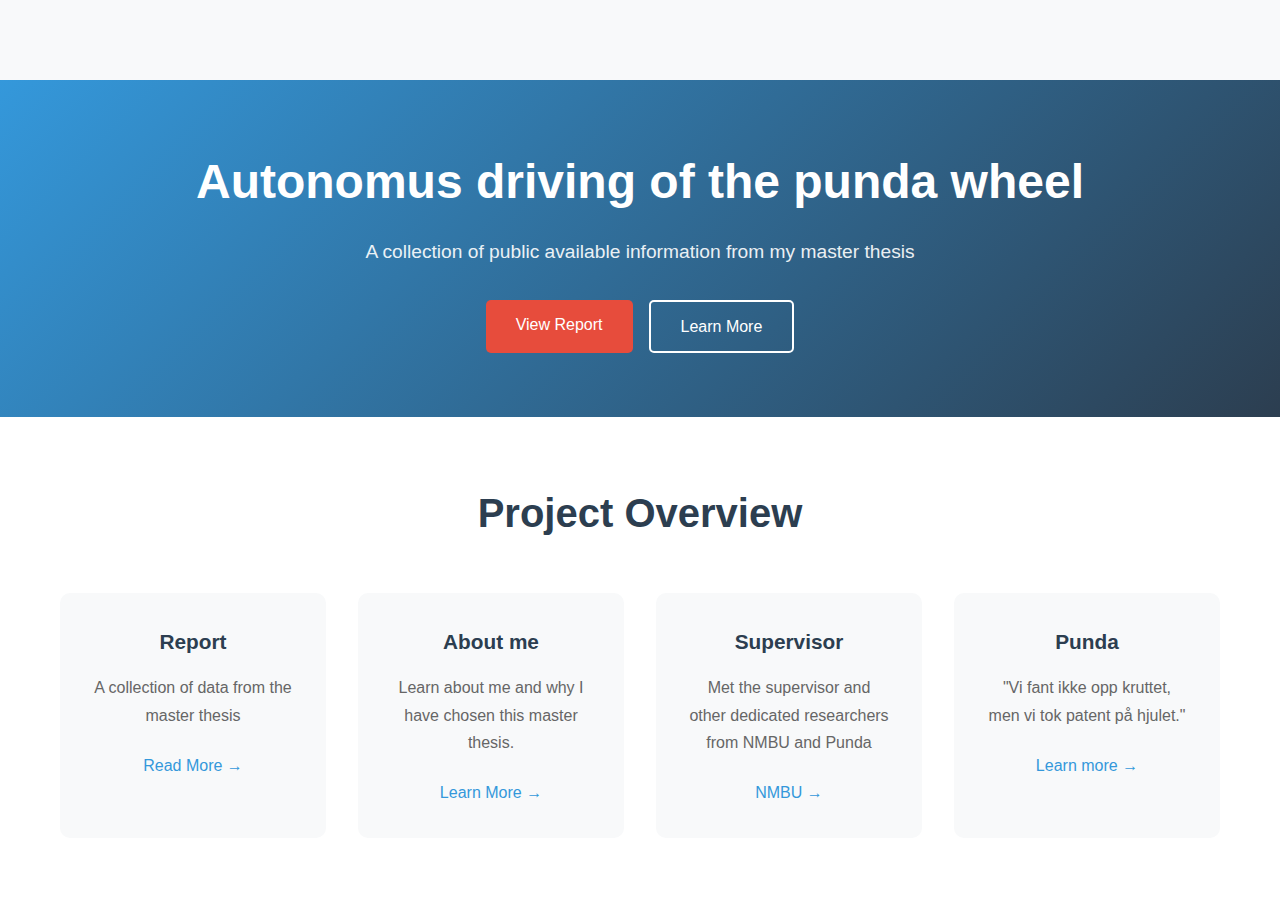
<file: docs/index.html>
<!DOCTYPE html>
<html lang="en">
<head>
    <meta charset="UTF-8">
    <meta name="viewport" content="width=device-width, initial-scale=1.0">
    <title>Master ØF</title>
    <link rel="stylesheet" href="assets/css/styles.css">
    <link rel="icon" type="image/x-icon" href="assets/favicon/favicon.ico">
    <link rel="icon" type="image/png" sizes="32x32" href="assets/favicon/favicon-32x32.png">
    <link rel="icon" type="image/png" sizes="16x16" href="assets/favicon/favicon-16x16.png">
    <link rel="apple-touch-icon" sizes="180x180" href="assets/faveicon/apple-touch-icon.png">
    <!-- <link rel="androide-chrome" sizes="192x192" href="assets/faveicon/androide-chrome-192x192.png">
    <link rel="androide-chrome" sizes="512x512" href="assets/faveicon/androide-chrome-512x512.png"> -->

    <link rel="manifest" href="assets/faveicon/site.webmanifest">

    <!-- SEO and Social Media -->
    <meta name="description" content="Autonomus driving of the punda wheel">
    <meta name="keywords" content="research, project, innovation, punda, PUNDA, NMBU, master">
    <meta name="author" content="Øystein Falkeid">

    <!-- Open Graph (Facebook/LinkedIn) -->
    <meta property="og:title" content="Master Thesis by Øysteion Falkeid">
    <meta property="og:description" content="Autonomus driving of the punda wheel">
    <meta property="og:image" content="https://oysteinfalkeid.github.io/Master_2026/assets/images/project-preview.png">
    <meta property="og:url" content="https://oysteinfalkeid.github.io/Master_2026/">

    <!-- Twitter Card -->
    <meta name="twitter:card" content="summary_large_image">
    <meta name="twitter:title" content="Master Thesis">
    <meta name="twitter:description" content="Autonomus driving of the punda wheel">
    <meta name="twitter:image" content="images/project-preview.jpg">
    
</head>
<body>
    <div id="header"></div>

    <main>
        <section class="hero">
            <div class="container">
                <h1>Autonomus driving of the punda wheel</h1>
                <p>A collection of public available information from my master thesis</p>
                <div class="hero-buttons">
                    <a href="report.html" class="btn primary">View Report</a>
                    <a href="about.html" class="btn secondary">Learn More</a>
                </div>
            </div>
        </section>

        <section class="overview">
            <div class="container">
                <h2>Project Overview</h2>
                <div class="overview-grid">
                    <div class="overview-card">
                        <h3>Report</h3>
                        <p>A collection of data from the master thesis</p>
                        <a href="report.html">Read More →</a>
                    </div>
                    <div class="overview-card">
                        <h3>About me</h3>
                        <p>Learn about me and why I have chosen this master thesis.</p>
                        <a href="about.html">Learn More →</a>
                    </div>
                    <div class="overview-card">
                        <h3>Supervisor</h3>
                        <p>Met the supervisor and other dedicated researchers from NMBU and Punda</p>
                        <a href="nmbu.html">NMBU →</a>
                    </div>
                    <div class="overview-card">
                        <h3>Punda</h3>
                        <p>"Vi fant ikke opp kruttet, men vi tok patent på hjulet."</p>
                        <a href="punda.html">Learn more →</a>
                    </div>
                </div>
            </div>
        </section>
    </main>


    <div id="footer"></div>
    
    <script src="assets/js/script.js"></script>
</body>
</html>
</file>
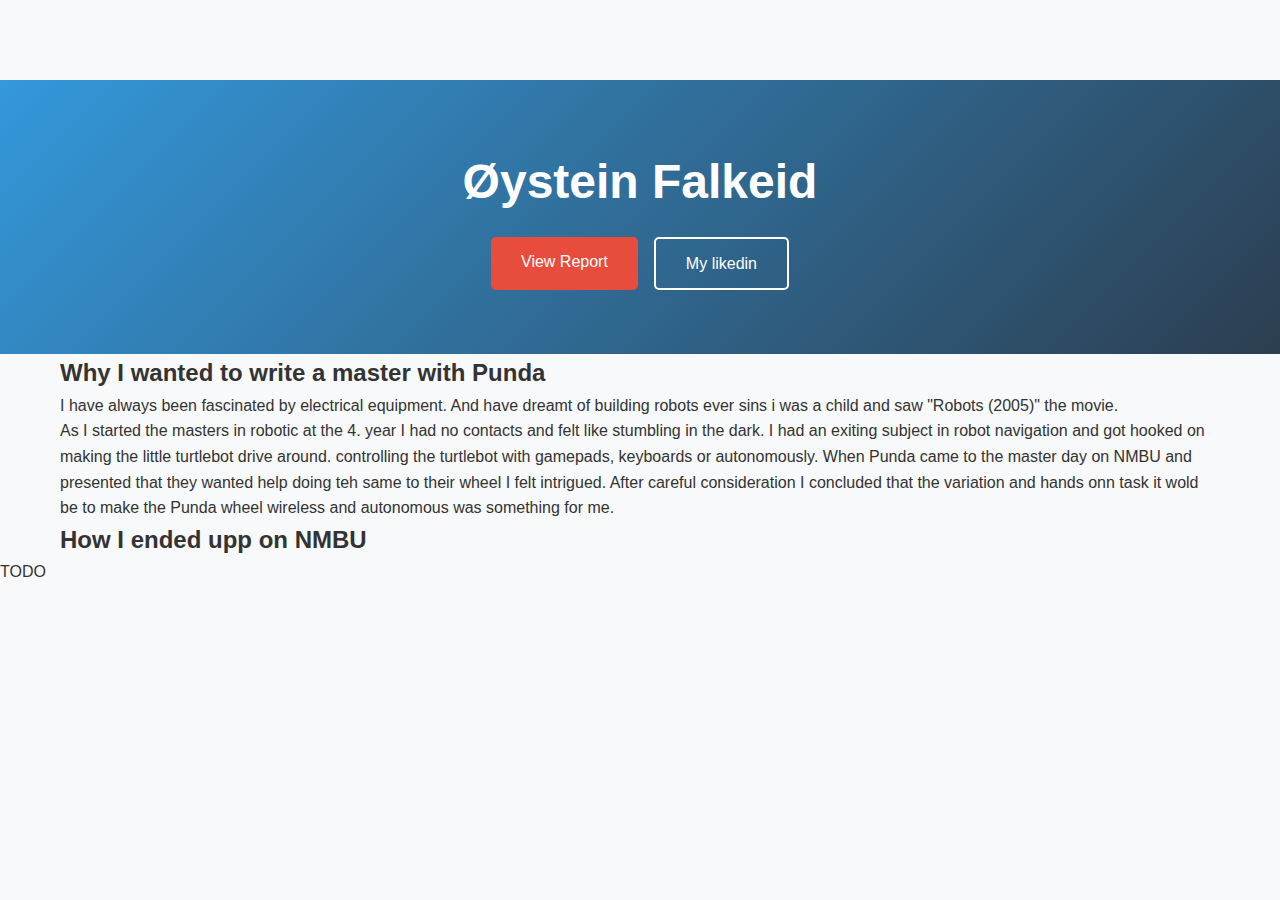
<file: docs/about.html>
<!DOCTYPE html>
<html lang="en">
<head>
    <meta charset="UTF-8">
    <meta name="viewport" content="width=device-width, initial-scale=1.0">
    <title>Master ØF</title>
    <link rel="stylesheet" href="assets/css/styles.css">
    <link rel="icon" type="image/x-icon" href="assets/favicon/favicon.ico">
    <link rel="icon" type="image/png" sizes="32x32" href="assets/favicon/favicon-32x32.png">
    <link rel="icon" type="image/png" sizes="16x16" href="assets/favicon/favicon-16x16.png">
    <link rel="apple-touch-icon" sizes="180x180" href="assets/faveicon/apple-touch-icon.png">
    <!-- <link rel="androide-chrome" sizes="192x192" href="assets/faveicon/androide-chrome-192x192.png">
    <link rel="androide-chrome" sizes="512x512" href="assets/faveicon/androide-chrome-512x512.png"> -->

    <link rel="manifest" href="assets/faveicon/site.webmanifest">

    <!-- SEO and Social Media -->
    <meta name="description" content="Autonomus driving of the punda wheel">
    <meta name="keywords" content="research, project, innovation, punda, PUNDA, NMBU, master">
    <meta name="author" content="Øystein Falkeid">

    <!-- Open Graph (Facebook/LinkedIn) -->
    <meta property="og:title" content="Master Thesis by Øysteion Falkeid">
    <meta property="og:description" content="Autonomus driving of the punda wheel">
    <meta property="og:image" content="https://oysteinfalkeid.github.io/Master_2026/assets/images/project-preview3.png">
    <meta property="og:url" content="https://oysteinfalkeid.github.io/Master_2026/">
    <meta property="og:type" content="website">

    <!-- Twitter Card -->
    <meta name="twitter:card" content="summary_large_image">
    <meta name="twitter:title" content="Master Thesis by Øysteion Falkeid">
    <meta name="twitter:description" content="Autonomus driving of the punda wheel">
    <meta name="twitter:image" content="https://oysteinfalkeid.github.io/Master_2026/assets/images/project-preview3.png">
    
</head>
<body>
    <div id="header"></div>

    <main>
        <section class="hero">
            <div class="container">
                <h1>Øystein Falkeid</h1>
                <div class="hero-buttons">
                    <a href="report.html" class="btn primary">View Report</a>
                    <a href="https://www.linkedin.com/in/øystein-falkeid" class="btn secondary">My likedin</a>
                </div>
            </div>
        </section>
        <section>
            <div class="container">
                <h2>Why I wanted to write a master with Punda</h2>
                <p>
                    I have always been fascinated by electrical equipment. 
                    And have dreamt of building robots ever sins i was a child and saw "Robots (2005)" the movie. 
                </p>
                
                <p>
                    As I started the masters in robotic at the 4. year I had no contacts and felt like stumbling in the dark. 
                    I had an exiting subject in robot navigation and got hooked on making the little turtlebot drive around. 
                    controlling the turtlebot with gamepads, keyboards or autonomously.
                    When Punda came to the master day on NMBU and presented that they wanted help doing teh same to their wheel I felt intrigued.
                    After careful consideration I concluded that the variation and hands onn task it wold be to make the Punda wheel wireless and autonomous was something for me.
                </p>
            </div>
            <div class="container">
                <h2>How I ended upp on NMBU</h2>
                <!-- <p>
                    As a child I realized I needed a higher education to get to work with the tasks I enjoy.
                    One major problem however was getting thru the education system so I cold start on a master. 
                    I ultimately decided to try working as an electrician 
                </p> -->
            </div>
        </section>
        TODO
    </main>

    <div id="footer"></div>
    
    <script src="assets/js/script.js"></script>
</body>
</html>
</file>
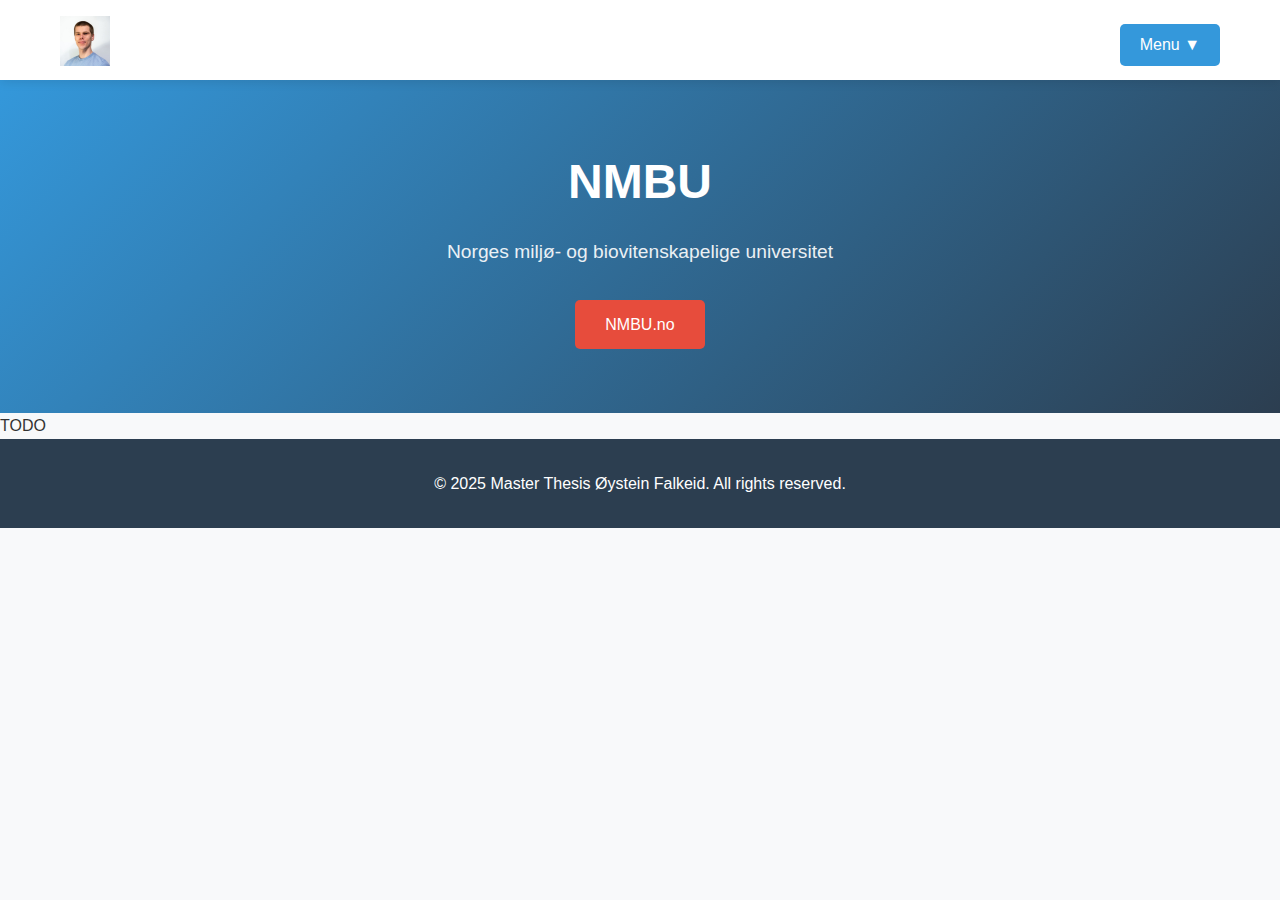
<file: docs/nmbu.html>
<!DOCTYPE html>
<html lang="en">
<head>
    <meta charset="UTF-8">
    <meta name="viewport" content="width=device-width, initial-scale=1.0">
    <title>Master ØF</title>
    <link rel="stylesheet" href="assets/css/styles.css">
    <link rel="icon" type="image/x-icon" href="assets/favicon/favicon.ico">
    <link rel="icon" type="image/png" sizes="32x32" href="assets/favicon/favicon-32x32.png">
    <link rel="icon" type="image/png" sizes="16x16" href="assets/favicon/favicon-16x16.png">
    <link rel="apple-touch-icon" sizes="180x180" href="assets/faveicon/apple-touch-icon.png">
    <!-- <link rel="androide-chrome" sizes="192x192" href="assets/faveicon/androide-chrome-192x192.png">
    <link rel="androide-chrome" sizes="512x512" href="assets/faveicon/androide-chrome-512x512.png"> -->

    <link rel="manifest" href="assets/faveicon/site.webmanifest">

    <!-- SEO and Social Media -->
    <meta name="description" content="Autonomus driving of the punda wheel">
    <meta name="keywords" content="research, project, innovation, punda, PUNDA, NMBU, master">
    <meta name="author" content="Øystein Falkeid">

    <!-- Open Graph (Facebook/LinkedIn) -->
    <meta property="og:title" content="Master Thesis">
    <meta property="og:description" content="Autonomus driving of the punda wheel">
    <meta property="og:image" content="images/project-preview.jpg">
    <meta property="og:url" content="https://oysteinfalkeid.github.io/Master_2026/">

    <!-- Twitter Card -->
    <meta name="twitter:card" content="summary_large_image">
    <meta name="twitter:title" content="Master Thesis">
    <meta name="twitter:description" content="Autonomus driving of the punda wheel">
    <meta name="twitter:image" content="images/project-preview.jpg">
    
</head>
<body>
    <div class="progress-bar" id="progressBar"></div>
    <header>
        <nav class="navbar">
            <div class="nav-container">
                <div class="logo">
                    <a href="index.html">
                        <img src="assets/images/self_portrate.jpg" alt="Home" width="50" height="50">
                    </a>
                </div>
                
                <!-- <div class="nav-menu"> -->
                    <div class="dropdown">
                        <button class="dropdown-btn" onclick="toggleDropdown()">
                            Menu ▼
                        </button>
                        <div class="dropdown-content" id="dropdownContent">
                            <a href="index.html">Home</a>
                            <a href="report.html">Report</a>
                            <a href="about.html">About me</a>
                            <a href="nmbu.html">Supervisor</a>
                            <a href="punda.html">Punda</a>
                        </div>
                    </div>
                <!-- </div> -->
            </div>
        </nav>
    </header>

    <main>
        <section class="hero">
            <div class="container">
                <h1>NMBU</h1>
                <p>Norges miljø- og biovitenskapelige universitet</p>
                <div class="hero-buttons">
                    <a href="https://www.nmbu.no" class="btn primary">NMBU.no</a>
                </div>
            </div>
        </section>
        TODO
    </main>

    <footer>
        <div class="container">
            <p>&copy; 2025 Master Thesis Øystein Falkeid. All rights reserved.</p>
        </div>
    </footer>

    <script src="assets/js/script.js"></script>
</body>
</html>
</file>
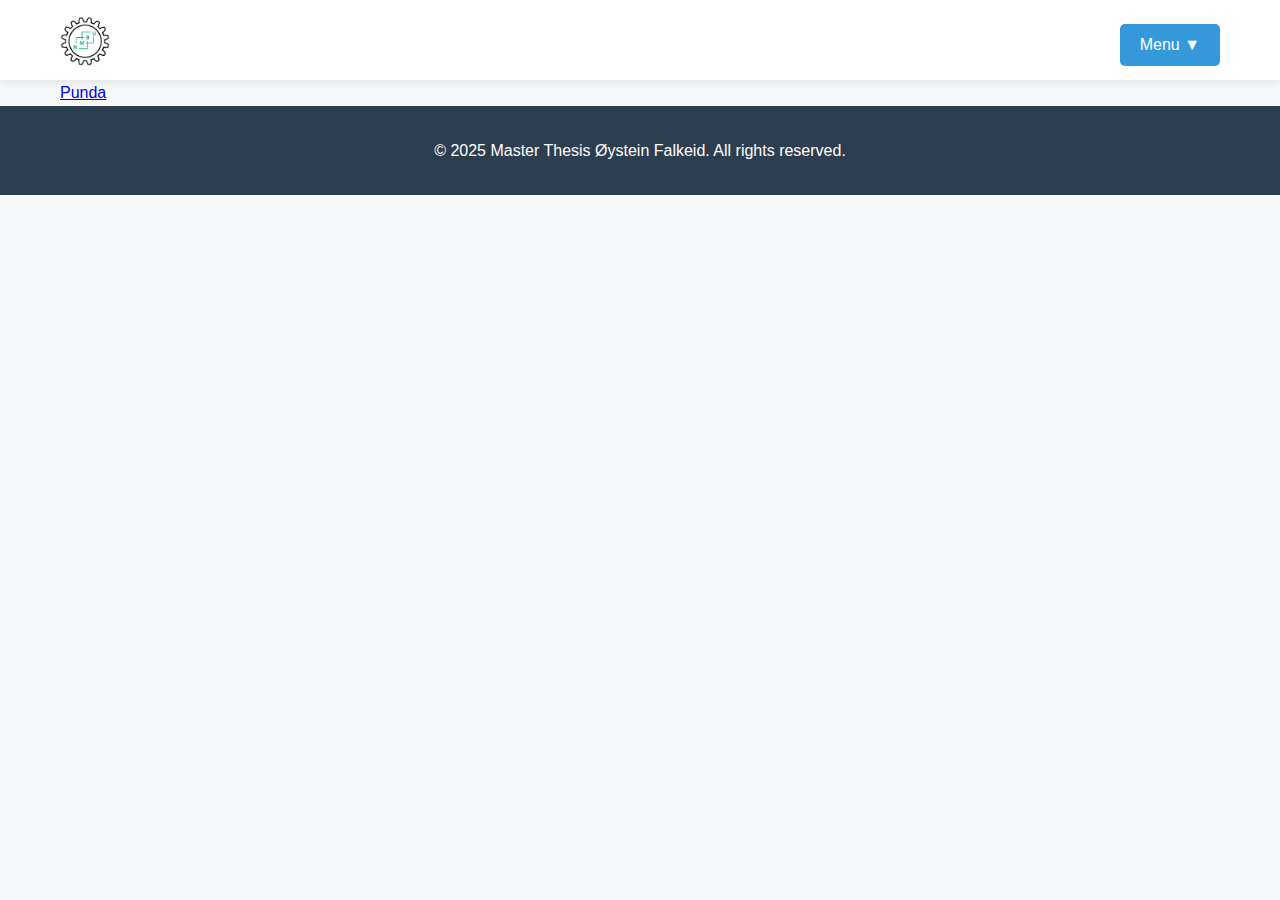
<file: docs/punda.html>
<!DOCTYPE html>
<html lang="en">
<head>
    <meta charset="UTF-8">
    <meta name="viewport" content="width=device-width, initial-scale=1.0">
    <title>Home</title>
    <link rel="stylesheet" href="assets/css/styles.css">
    <link rel="icon" type="image/x-icon" href="favicon.ico">
    <link rel="icon" type="image/png" sizes="32x32" href="images/favicon-32x32.png">
    <link rel="icon" type="image/png" sizes="16x16" href="images/favicon-16x16.png">
    <link rel="apple-touch-icon" sizes="180x180" href="images/apple-touch-icon.png">

    <!-- SEO and Social Media -->
    <meta name="description" content="Autonomus driving of the punda wheel">
    <meta name="keywords" content="research, project, innovation, punda, PUNDA, NMBU, master">
    <meta name="author" content="Øystein Falkeid">

    <!-- Open Graph (Facebook/LinkedIn) -->
    <meta property="og:title" content="Master Thesis">
    <meta property="og:description" content="Autonomus driving of the punda wheel">
    <meta property="og:image" content="images/project-preview.jpg">
    <meta property="og:url" content="https://oysteinfalkeid.github.io/Master_2026/">

    <!-- Twitter Card -->
    <meta name="twitter:card" content="summary_large_image">
    <meta name="twitter:title" content="Master Thesis">
    <meta name="twitter:description" content="Autonomus driving of the punda wheel">
    <meta name="twitter:image" content="images/project-preview.jpg">
    
</head>
<body>
    <div class="progress-bar" id="progressBar"></div>
    <header>
        <nav class="navbar">
            <div class="nav-container">
                <div class="logo">
                    <a href="index.html">
                        <img src="assets/favicon_io/Master logo.png" alt="Home" width="50" height="50">
                    </a>
                </div>
                
                <!-- <div class="nav-menu"> -->
                    <div class="dropdown">
                        <button class="dropdown-btn" onclick="toggleDropdown()">
                            Menu ▼
                        </button>
                        <div class="dropdown-content" id="dropdownContent">
                            <a href="index.html">Home</a>
                            <a href="report.html">Report</a>
                            <a href="about.html">About me</a>
                            <a href="nmbu.html">Supervisor</a>
                            <a href="punda.html">PUNDA</a>
                        </div>
                    </div>
                <!-- </div> -->
            </div>
        </nav>
    </header>

    <main>
        <div class="container">
            <a href="https://punda.no/">
                Punda
            </a> 
        </div>
    </main>

    <footer>
        <div class="container">
            <p>&copy; 2025 Master Thesis Øystein Falkeid. All rights reserved.</p>
        </div>
    </footer>

    <script src="assets/js/script.js"></script>
</body>
</html>
</file>
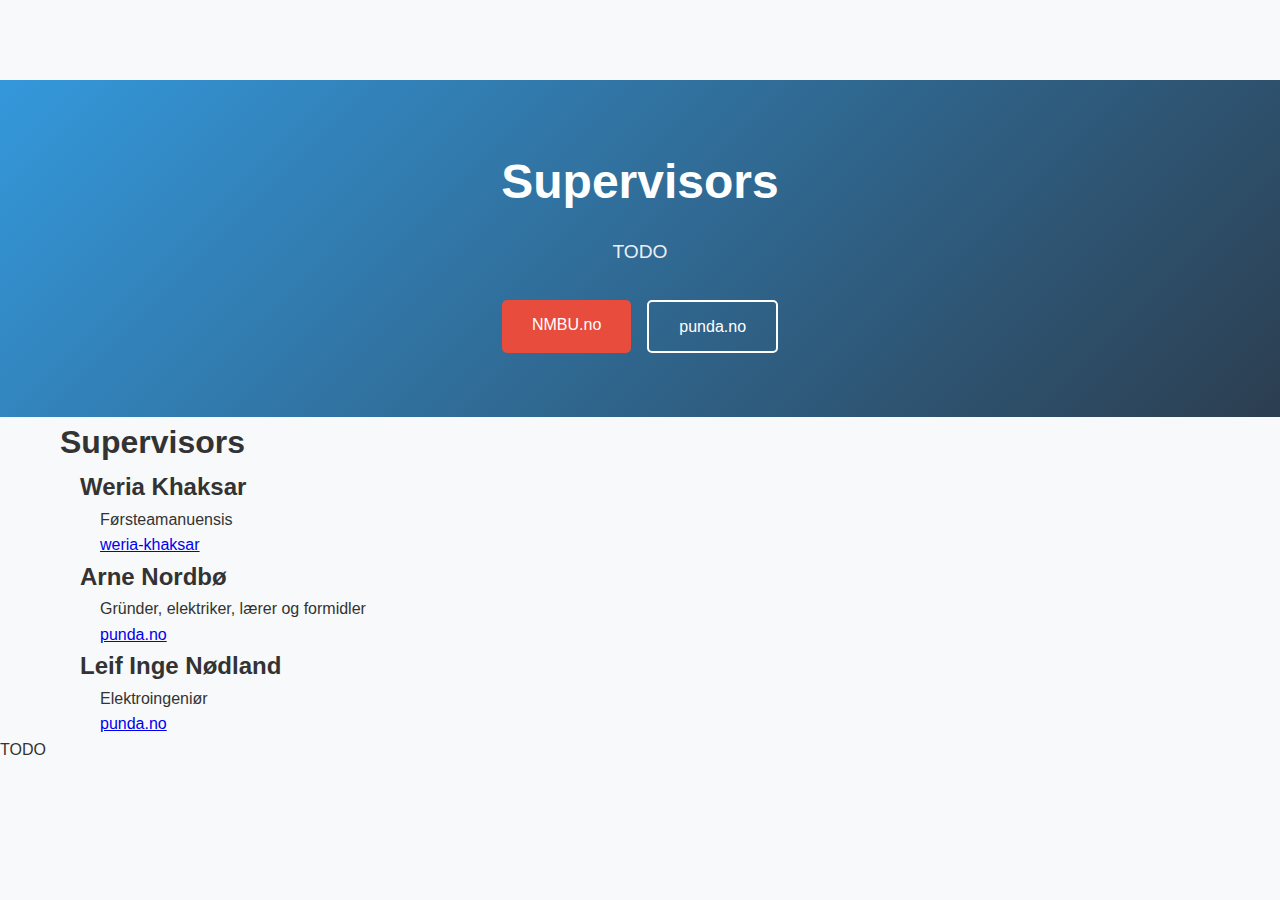
<file: docs/supervisors.html>
<!DOCTYPE html>
<html lang="en">
<head>
    <meta charset="UTF-8">
    <meta name="viewport" content="width=device-width, initial-scale=1.0">
    <title>Master ØF</title>
    <link rel="stylesheet" href="assets/css/styles.css">
    <link rel="icon" type="image/x-icon" href="assets/favicon/favicon.ico">
    <link rel="icon" type="image/png" sizes="32x32" href="assets/favicon/favicon-32x32.png">
    <link rel="icon" type="image/png" sizes="16x16" href="assets/favicon/favicon-16x16.png">
    <link rel="apple-touch-icon" sizes="180x180" href="assets/faveicon/apple-touch-icon.png">
    <!-- <link rel="androide-chrome" sizes="192x192" href="assets/faveicon/androide-chrome-192x192.png">
    <link rel="androide-chrome" sizes="512x512" href="assets/faveicon/androide-chrome-512x512.png"> -->

    <link rel="manifest" href="assets/faveicon/site.webmanifest">

    <!-- SEO and Social Media -->
    <meta name="description" content="Autonomus driving of the punda wheel">
    <meta name="keywords" content="research, project, innovation, punda, PUNDA, NMBU, master">
    <meta name="author" content="Øystein Falkeid">

    <!-- Open Graph (Facebook/LinkedIn) -->
    <meta property="og:title" content="Master Thesis">
    <meta property="og:description" content="Autonomus driving of the punda wheel">
    <meta property="og:image" content="https://oysteinfalkeid.github.io/Master_2026/assets/images/project-preview.png">
    <meta property="og:url" content="https://oysteinfalkeid.github.io/Master_2026/">

    <!-- Twitter Card -->
    <meta name="twitter:card" content="summary_large_image">
    <meta name="twitter:title" content="Master Thesis">
    <meta name="twitter:description" content="Autonomus driving of the punda wheel">
    <meta name="twitter:image" content="images/project-preview.jpg">
    
</head>
<body>
    <div id="header"></div>

    <main>
        <section class="hero">
            <div class="container">
                <h1>Supervisors</h1>
                <p>TODO</p>
                <div class="hero-buttons">
                    <a href="https://www.nmbu.no" class="btn primary">NMBU.no</a>
                    <a href="https://punda.no/" class="btn secondary">punda.no</a>
                </div>
            </div>
        </section>
        <section>
            <div class="container">
                <h1>Supervisors</h1>
                <div class="container">
                    <h2>Weria Khaksar</h2>
                    <div class="container">
                        <p>Førsteamanuensis</p>
                        <a href="https://www.nmbu.no/om/ansatte/weria-khaksar">weria-khaksar</a>
                    </div>
                </div>
                <div class="container">
                    <h2>Arne Nordbø</h2>
                    <div class="container">
                        <p>Gründer, elektriker, lærer og formidler</p>
                        <a href="https://punda.no/">punda.no</a>
                    </div>
                </div>
                <div class="container">
                    <h2>Leif Inge Nødland</h2>
                    <div class="container">
                        <p>Elektroingeniør</p>
                        <a href="https://punda.no/">punda.no</a>
                    </div>
                </div>
            </div>
        </section>
        TODO
    </main>

    <div id="footer"></div>
    
    <script src="assets/js/script.js"></script>
</body>
</html>
</file>
<file: docs/assets/css/styles.css>
:root {
    --primary-color: #3498db;
    --secondary-color: #2c3e50;
    --accent-color: #e74c3c;
    --text-color: #333;
    --bg-color: #f8f9fa;
    --card-bg: #ffffff;
    --shadow: 0 2px 10px rgba(0, 0, 0, 0.1);
    --border-radius: 8px;
}



/* Reset and Base Styles */
* {
    margin: 0;
    padding: 0;
    box-sizing: border-box;
}

body {
    font-family: 'Segoe UI', Tahoma, Geneva, Verdana, sans-serif;
    line-height: 1.6;
    color: #333;
    background-color: #f8f9fa;
}

.container {
    max-width: 1200px;
    margin: 0 auto;
    padding: 0 20px;
}

/* Header and Navigation */
header {
    background: #fff;
    box-shadow: 0 2px 10px rgba(0, 0, 0, 0.1);
    position: fixed;
    width: 100%;
    top: 0;
    z-index: 1000;
    height: 80px;
}

.navbar {
    /* background-color: #333; */
    padding: 1rem 2rem;
    position: flex;
    padding: 1rem 2rem;
    height: 100%;
    /* top: 0;
    z-index: 100;
    max-height: 80px; */
}

.nav-container {
    max-width: 1200px;
    margin: 0 auto;
    padding: 0 20px;
    display: flex;
    justify-content: space-between;
    align-items: center;
    width: 100%;
}

.logo h1 {
    color: #2c3e50;
    font-size: 1.5rem;
    font-weight: 600;
    margin: 0;
}

/* Dropdown Menu */
.dropdown {
    position: relative;
    display: inline-block;
}

.dropdown-btn {
    background: #3498db;
    color: white;
    padding: 12px 20px;
    border: none;
    border-radius: 5px;
    cursor: pointer;
    font-size: 1rem;
    font-weight: 500;
    transition: background 0.3s ease;
}

.dropdown-btn:hover {
    background: #2980b9;
}

.dropdown-content {
    display: none;
    position: absolute;
    right: 0;
    background: white;
    min-width: 160px;
    box-shadow: 0 8px 16px rgba(0, 0, 0, 0.2);
    border-radius: 5px;
    overflow: hidden;
    z-index: 1001;
}

.dropdown-content a {
    color: #333;
    padding: 12px 16px;
    text-decoration: none;
    display: block;
    transition: background 0.3s ease;
}

.dropdown-content a:hover {
    background: #f1f1f1;
}

.dropdown-content.show {
    display: block;
}

/* Main Content */
main {
    margin-top: 80px;
}

/* Hero Section */
.hero {
    background: linear-gradient(135deg, #3498db, #2c3e50);
    color: white;
    padding: 4rem 0;
    text-align: center;
}

.hero h1 {
    font-size: 3rem;
    margin-bottom: 1rem;
    font-weight: 700;
}

.hero p {
    font-size: 1.2rem;
    margin-bottom: 2rem;
    opacity: 0.9;
}

.hero-buttons {
    display: flex;
    gap: 1rem;
    justify-content: center;
    flex-wrap: wrap;
}

.btn {
    padding: 12px 30px;
    text-decoration: none;
    border-radius: 5px;
    font-weight: 500;
    transition: all 0.3s ease;
    display: inline-block;
}

.btn.primary {
    background: #e74c3c;
    color: white;
}

.btn.primary:hover {
    background: #c0392b;
    transform: translateY(-2px);
}

.btn.secondary {
    background: transparent;
    color: white;
    border: 2px solid white;
}

.btn.secondary:hover {
    background: white;
    color: #3498db;
}

/* Overview Section */
.overview {
    padding: 4rem 0;
    background: white;
}

.overview h2 {
    text-align: center;
    font-size: 2.5rem;
    margin-bottom: 3rem;
    color: #2c3e50;
}

.overview-grid {
    display: grid;
    grid-template-columns: repeat(auto-fit, minmax(250px, 1fr));
    gap: 2rem;
}

.overview-card {
    background: #f8f9fa;
    padding: 2rem;
    border-radius: 10px;
    text-align: center;
    transition: transform 0.3s ease, box-shadow 0.3s ease;
}

.overview-card:hover {
    transform: translateY(-5px);
    box-shadow: 0 10px 25px rgba(0, 0, 0, 0.1);
}

.overview-card h3 {
    color: #2c3e50;
    margin-bottom: 1rem;
    font-size: 1.3rem;
}

.overview-card p {
    color: #666;
    margin-bottom: 1.5rem;
    line-height: 1.7;
}

.overview-card a {
    color: #3498db;
    text-decoration: none;
    font-weight: 500;
    transition: color 0.3s ease;
}

.overview-card a:hover {
    color: #2980b9;
}

/* Footer */
footer {
    background: #2c3e50;
    color: white;
    text-align: center;
    padding: 2rem 0;
}

/* Responsive Design */
@media (max-width: 768px) {
    .hero h1 {
        font-size: 2rem;
    }
    
    .hero p {
        font-size: 1rem;
    }
    
    .hero-buttons {
        flex-direction: column;
        align-items: center;
    }
    
    .overview-grid {
        grid-template-columns: 1fr;
    }
    
    .overview h2 {
        font-size: 2rem;
    }
}

@media (max-width: 480px) {
    /* .nav-container {
        flex-direction: column;
        gap: 1rem;
    } */
    
    .hero {
        padding: 2rem 0;
    }
    
    .overview {
        padding: 2rem 0;
    }
}

.progress-bar {
    position: fixed;
    top: 0;
    left: 0;
    height: 3px;
    background: #3498db;
    z-index: 1001;
    transition: width 0.3s ease;
}
</file>
